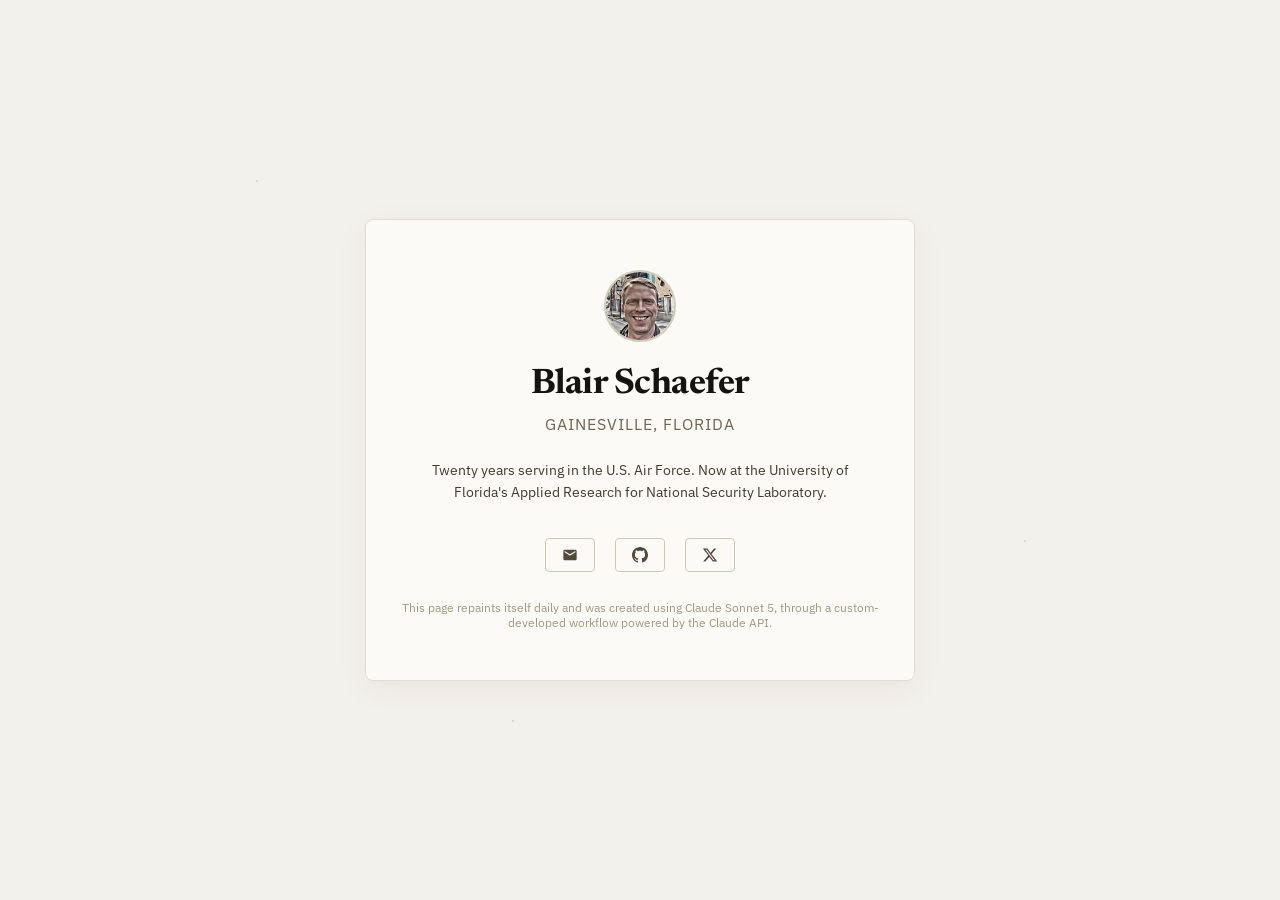
<file: index.html>
<!DOCTYPE html>
<html lang="en">
<head>
    <meta charset="UTF-8">
    <meta name="viewport" content="width=device-width, initial-scale=1.0">
    <title>schaefer.io</title>
    <meta name="description" content="schaefer.io">
    <link rel="stylesheet" href="theme.css">
    <link rel="icon" href="favicon.svg" type="image/svg+xml">

    <!-- Fixed display face for the name only — not part of the daily font rotation. -->
    <link rel="stylesheet" href="https://fonts.googleapis.com/css2?family=Newsreader:opsz,wght@6..72,600;6..72,700&display=swap">
    <style>
        * {
            margin: 0;
            padding: 0;
            box-sizing: border-box;
        }

        body {
            font-family: var(--font-body);
            background: var(--color-page-bg);
            min-height: 100vh;
            display: flex;
            align-items: center;
            justify-content: center;
            padding: 20px;
            color: var(--color-text);
        }

        .container {
            background: var(--color-card-bg);
            border-radius: 8px;
            padding: 50px 35px;
            max-width: 550px;
            width: 100%;
            text-align: center;
            box-shadow: 0 8px 32px var(--color-card-shadow);
            border: 1px solid var(--color-card-border);
            animation: fadeInUp 0.8s ease-out;
        }

        @keyframes fadeInUp {
            from {
                opacity: 0;
                transform: translateY(30px);
            }
            to {
                opacity: 1;
                transform: translateY(0);
            }
        }

        .avatar {
            width: 72px;
            height: 72px;
            border-radius: 50%;
            background: var(--color-avatar-bg);
            margin: 0 auto 25px;
            display: flex;
            align-items: center;
            justify-content: center;
            transition: all 0.2s ease;
            border: 2px solid var(--color-avatar-border);
            overflow: hidden;
            position: relative;
        }

        .avatar:hover {
            background: var(--color-avatar-bg-hover);
            border-color: var(--color-avatar-border-hover);
        }

        .avatar img {
            width: 100%;
            height: 100%;
            object-fit: cover;
        }

        .avatar-placeholder {
            font-size: 12px;
            color: var(--color-muted);
            text-align: center;
            padding: 10px;
            line-height: 1.2;
        }

        h1 {
            /* Fixed to Instrument Serif — deliberately not var(--font-heading),
               so the name stays constant while the rest of the type rotates. */
            font-family: 'Newsreader', Georgia, serif;
            font-size: 2.2rem;
            font-weight: 700;
            margin-bottom: 12px;
            color: var(--color-heading);
            letter-spacing: -0.5px;
        }

        .title {
            font-size: 1rem;
            color: var(--color-subtitle);
            margin-bottom: 25px;
            font-weight: 400;
            text-transform: uppercase;
            letter-spacing: 1px;
        }

        .bio {
            font-size: 0.9rem;
            line-height: 1.5;
            color: var(--color-body);
            margin-bottom: 35px;
            max-width: 450px;
            margin-left: auto;
            margin-right: auto;
        }

        .links {
            display: flex;
            justify-content: center;
            gap: 20px;
            flex-wrap: wrap;
        }

        .link {
            display: inline-flex;
            align-items: center;
            gap: 6px;
            padding: 8px 16px;
            background: transparent;
            color: var(--color-link);
            text-decoration: none;
            border-radius: 4px;
            font-weight: 500;
            transition: all 0.2s ease;
            border: 1px solid var(--color-link-border);
            font-size: 0.85rem;
        }

        .link:hover {
            background: var(--color-link-bg-hover);
            color: var(--color-link-hover);
            border-color: var(--color-link-border-hover);
        }

        .icon {
            width: 16px;
            height: 16px;
        }

        .footnote {
            margin-top: 28px;
            font-size: 0.75rem;
            color: var(--color-muted);
        }

        @media (max-width: 768px) {
            .container {
                padding: 35px 25px;
            }

            h1 {
                font-size: 1.8rem;
            }

            .avatar {
                width: 56px;
                height: 56px;
                font-size: 24px;
            }

            .links {
                flex-direction: column;
                align-items: center;
            }

            .link {
                width: 100%;
                max-width: 260px;
                justify-content: center;
            }
        }

        .floating-elements {
            position: fixed;
            top: 0;
            left: 0;
            width: 100%;
            height: 100%;
            pointer-events: none;
            z-index: -1;
        }

        .floating-element {
            position: absolute;
            width: 2px;
            height: 2px;
            background: var(--color-floating);
            border-radius: 1px;
            animation: float 8s ease-in-out infinite;
        }

        .floating-element:nth-child(1) { top: 20%; left: 20%; animation-delay: 0s; }
        .floating-element:nth-child(2) { top: 60%; left: 80%; animation-delay: 3s; }
        .floating-element:nth-child(3) { top: 80%; left: 40%; animation-delay: 6s; }

        @keyframes float {
            0%, 100% { transform: translateY(0px) translateX(0px); opacity: 0.3; }
            50% { transform: translateY(-15px) translateX(5px); opacity: 0.6; }
        }
    </style>
</head>
<body>
    <div class="floating-elements">
        <div class="floating-element"></div>
        <div class="floating-element"></div>
        <div class="floating-element"></div>
    </div>

    <div class="container">
        <div class="avatar">
            <img src="avatar.jpg" alt="Portrait of Blair Schaefer">
        </div>

        <h1>Blair Schaefer</h1>
        <div class="title">Gainesville, Florida</div>

        <p class="bio">
            Twenty years serving in the U.S. Air Force.  Now at the University of Florida's Applied Research for National Security Laboratory.
        </p>

        <div class="links">
<a href="mailto:blair@schaefer.io" class="link">
    <svg class="icon" viewBox="0 0 24 24" fill="currentColor">
        <path d="M20 4H4c-1.1 0-1.99.9-1.99 2L2 18c0 1.1.9 2 2 2h16c1.1 0 2-.9 2-2V6c0-1.1-.9-2-2-2zm0 4l-8 5-8-5V6l8 5 8-5v2z"/>
    </svg>
    
</a>

            <a href="https://github.com/blairschaefer" class="link" target="_blank" rel="noopener">
                <svg class="icon" viewBox="0 0 24 24" fill="currentColor">
                    <path d="M12 0c-6.626 0-12 5.373-12 12 0 5.302 3.438 9.8 8.207 11.387.599.111.793-.261.793-.577v-2.234c-3.338.726-4.033-1.416-4.033-1.416-.546-1.387-1.333-1.756-1.333-1.756-1.089-.745.083-.729.083-.729 1.205.084 1.839 1.237 1.839 1.237 1.07 1.834 2.807 1.304 3.492.997.107-.775.418-1.305.762-1.604-2.665-.305-5.467-1.334-5.467-5.931 0-1.311.469-2.381 1.236-3.221-.124-.303-.535-1.524.117-3.176 0 0 1.008-.322 3.301 1.23.957-.266 1.983-.399 3.003-.404 1.02.005 2.047.138 3.006.404 2.291-1.552 3.297-1.23 3.297-1.23.653 1.653.242 2.874.118 3.176.77.84 1.235 1.911 1.235 3.221 0 4.609-2.807 5.624-5.479 5.921.43.372.823 1.102.823 2.222v3.293c0 .319.192.694.801.576 4.765-1.589 8.199-6.086 8.199-11.386 0-6.627-5.373-12-12-12z"/>
                </svg>
                
            </a>
            
            <a href="https://x.com/blairschaefer" class="link" target="_blank" rel="noopener">
                <svg class="icon" viewBox="0 0 24 24" fill="currentColor">
                    <path d="M18.244 2.25h3.308l-7.227 8.26 8.502 11.24H16.17l-5.214-6.817L4.99 21.75H1.68l7.73-8.835L1.254 2.25H8.08l4.713 6.231zm-1.161 17.52h1.833L7.084 4.126H5.117z"/>
                </svg>
                
            </a>
        </div>

        <p class="footnote">This page repaints itself daily and was created using Claude Sonnet 5, through a custom-developed workflow powered by the Claude API.</p>
    </div>
</body>
</html>
</file>
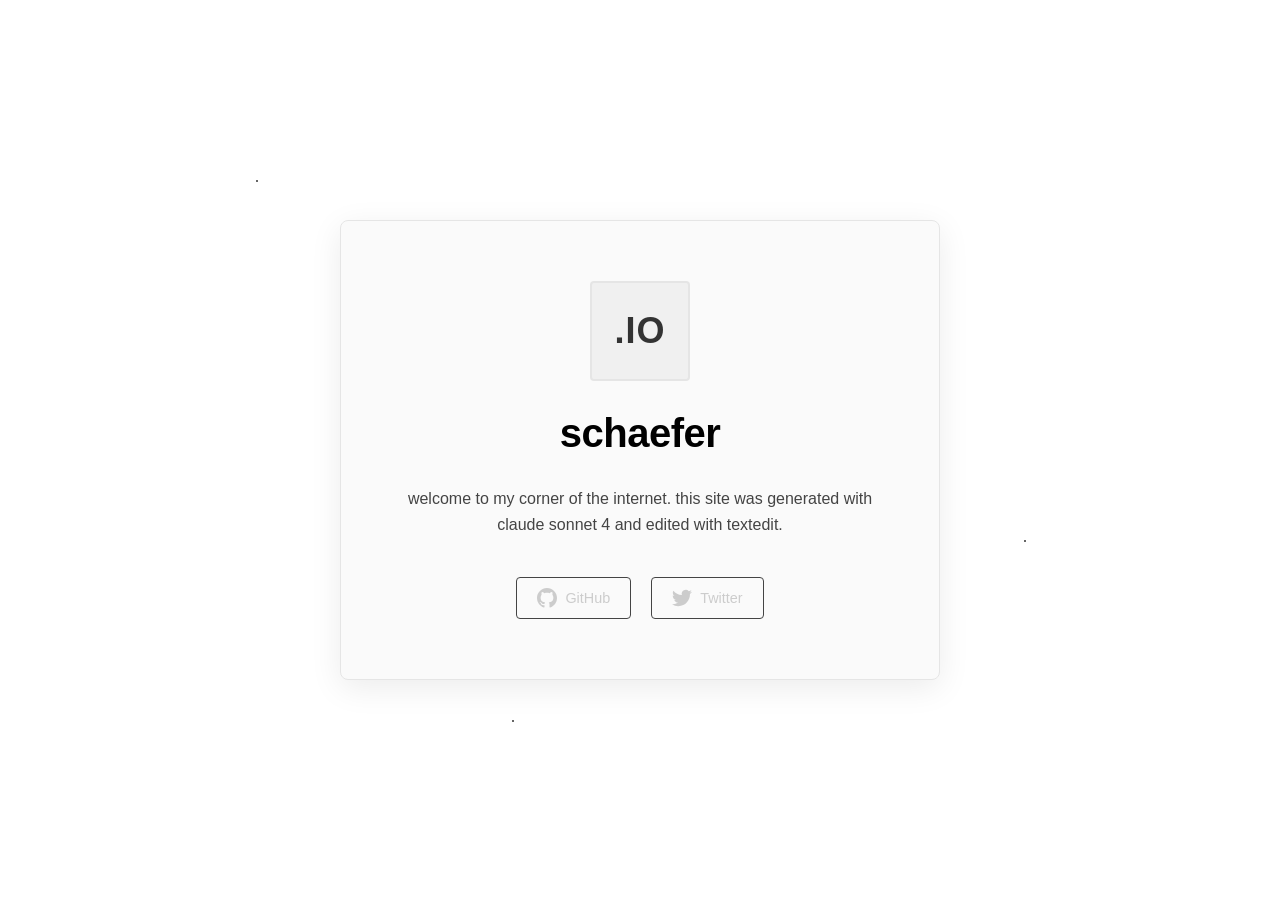
<file: schaefer_website.html>
<!DOCTYPE html>
<html lang="en">
<head>
    <meta charset="UTF-8">
    <meta name="viewport" content="width=device-width, initial-scale=1.0">
    <title>Schaefer</title>
    <style>
        * {
            margin: 0;
            padding: 0;
            box-sizing: border-box;
        }

        body {
            font-family: 'Inter', -apple-system, BlinkMacSystemFont, 'Segoe UI', Roboto, sans-serif;
            background: #ffffff;
            min-height: 100vh;
            display: flex;
            align-items: center;
            justify-content: center;
            padding: 20px;
            color: #1a1a1a;
        }

        .container {
            background: #fafafa;
            border-radius: 8px;
            padding: 60px 40px;
            max-width: 600px;
            width: 100%;
            text-align: center;
            box-shadow: 0 8px 32px rgba(0, 0, 0, 0.08);
            border: 1px solid #e5e5e5;
            animation: fadeInUp 0.8s ease-out;
        }

        @keyframes fadeInUp {
            from {
                opacity: 0;
                transform: translateY(30px);
            }
            to {
                opacity: 1;
                transform: translateY(0);
            }
        }

        .avatar {
            width: 100px;
            height: 100px;
            border-radius: 4px;
            background: #f0f0f0;
            margin: 0 auto 30px;
            display: flex;
            align-items: center;
            justify-content: center;
            font-size: 36px;
            font-weight: 600;
            color: #333;
            text-transform: uppercase;
            letter-spacing: 1px;
            transition: all 0.2s ease;
            border: 2px solid #e5e5e5;
        }

        .avatar:hover {
            background: #e8e8e8;
            border-color: #d0d0d0;
        }

        h1 {
            font-size: 2.5rem;
            font-weight: 700;
            margin-bottom: 15px;
            color: #000000;
            letter-spacing: -0.5px;
        }

        .title {
            font-size: 1.1rem;
            color: #666;
            margin-bottom: 30px;
            font-weight: 400;
            text-transform: uppercase;
            letter-spacing: 1px;
        }

        .bio {
            font-size: 1rem;
            line-height: 1.6;
            color: #444;
            margin-bottom: 40px;
            max-width: 500px;
            margin-left: auto;
            margin-right: auto;
        }

        .links {
            display: flex;
            justify-content: center;
            gap: 20px;
            flex-wrap: wrap;
        }

        .link {
            display: inline-flex;
            align-items: center;
            gap: 8px;
            padding: 10px 20px;
            background: transparent;
            color: #ccc;
            text-decoration: none;
            border-radius: 4px;
            font-weight: 500;
            transition: all 0.2s ease;
            border: 1px solid #444;
            font-size: 0.9rem;
        }

        .link:hover {
            background: #333;
            color: #ffffff;
            border-color: #555;
        }

        .icon {
            width: 20px;
            height: 20px;
        }

        @media (max-width: 768px) {
            .container {
                padding: 40px 30px;
            }

            h1 {
                font-size: 2rem;
            }

            .avatar {
                width: 80px;
                height: 80px;
                font-size: 28px;
            }

            .links {
                flex-direction: column;
                align-items: center;
            }

            .link {
                width: 100%;
                max-width: 280px;
                justify-content: center;
            }
        }

        .floating-elements {
            position: fixed;
            top: 0;
            left: 0;
            width: 100%;
            height: 100%;
            pointer-events: none;
            z-index: -1;
        }

        .floating-element {
            position: absolute;
            width: 2px;
            height: 2px;
            background: #333;
            border-radius: 1px;
            animation: float 8s ease-in-out infinite;
        }

        .floating-element:nth-child(1) { top: 20%; left: 20%; animation-delay: 0s; }
        .floating-element:nth-child(2) { top: 60%; left: 80%; animation-delay: 3s; }
        .floating-element:nth-child(3) { top: 80%; left: 40%; animation-delay: 6s; }

        @keyframes float {
            0%, 100% { transform: translateY(0px) translateX(0px); opacity: 0.3; }
            50% { transform: translateY(-15px) translateX(5px); opacity: 0.6; }
        }
    </style>
</head>
<body>
    <div class="floating-elements">
        <div class="floating-element"></div>
        <div class="floating-element"></div>
        <div class="floating-element"></div>
    </div>

    <div class="container">
        <div class="avatar">.io</div>
        
        <h1>schaefer</h1>
        <div class="title"></div>
        
        <p class="bio">
            welcome to my corner of the internet.  this site was generated with claude sonnet 4 and edited with textedit.
        </p>
        
        <div class="links">
         
            
            <a href="https://github.com/blairschaefer" class="link" target="_blank" rel="noopener">
                <svg class="icon" viewBox="0 0 24 24" fill="currentColor">
                    <path d="M12 0c-6.626 0-12 5.373-12 12 0 5.302 3.438 9.8 8.207 11.387.599.111.793-.261.793-.577v-2.234c-3.338.726-4.033-1.416-4.033-1.416-.546-1.387-1.333-1.756-1.333-1.756-1.089-.745.083-.729.083-.729 1.205.084 1.839 1.237 1.839 1.237 1.07 1.834 2.807 1.304 3.492.997.107-.775.418-1.305.762-1.604-2.665-.305-5.467-1.334-5.467-5.931 0-1.311.469-2.381 1.236-3.221-.124-.303-.535-1.524.117-3.176 0 0 1.008-.322 3.301 1.23.957-.266 1.983-.399 3.003-.404 1.02.005 2.047.138 3.006.404 2.291-1.552 3.297-1.23 3.297-1.23.653 1.653.242 2.874.118 3.176.77.84 1.235 1.911 1.235 3.221 0 4.609-2.807 5.624-5.479 5.921.43.372.823 1.102.823 2.222v3.293c0 .319.192.694.801.576 4.765-1.589 8.199-6.086 8.199-11.386 0-6.627-5.373-12-12-12z"/>
                </svg>
                GitHub
            </a>
            
            <a href="https://twitter.com/blairschaefer" class="link" target="_blank" rel="noopener">
                <svg class="icon" viewBox="0 0 24 24" fill="currentColor">
                    <path d="M23.953 4.57a10 10 0 01-2.825.775 4.958 4.958 0 002.163-2.723c-.951.555-2.005.959-3.127 1.184a4.92 4.92 0 00-8.384 4.482C7.69 8.095 4.067 6.13 1.64 3.162a4.822 4.822 0 00-.666 2.475c0 1.71.87 3.213 2.188 4.096a4.904 4.904 0 01-2.228-.616v.06a4.923 4.923 0 003.946 4.827 4.996 4.996 0 01-2.212.085 4.936 4.936 0 004.604 3.417 9.867 9.867 0 01-6.102 2.105c-.39 0-.779-.023-1.17-.067a13.995 13.995 0 007.557 2.209c9.053 0 13.998-7.496 13.998-13.985 0-.21 0-.42-.015-.63A9.935 9.935 0 0024 4.59z"/>
                </svg>
                Twitter
            </a>
        </div>
    </div>
</body>
</html>
</file>
<file: theme.css>
/*
 * theme.css — auto-rotated daily by .github/workflows/daily-theme.yml
 * Theme: "linen" + "ibm-plex"
 * Last updated: 2026-11-27 UTC
 *
 * This file is overwritten by the automated daily theme rotation.
 * To change which themes are eligible, edit theme.json (not this file).
 */

@import url('https://fonts.googleapis.com/css2?family=IBM+Plex+Sans:wght@400;500;700&display=swap');

:root {
    /* Typography */
    --font-heading: 'IBM Plex Sans', system-ui, sans-serif;
    --font-body: 'IBM Plex Sans', system-ui, sans-serif;

    /* Page */
    --color-page-bg: #f3f1ec;
    --color-text: #26241f;

    /* Card */
    --color-card-bg: #fbfaf6;
    --color-card-border: #e0dcd2;
    --color-card-shadow: rgba(60, 50, 30, 0.06);

    /* Avatar */
    --color-avatar-bg: #ebe7dd;
    --color-avatar-bg-hover: #dfdac9;
    --color-avatar-border: #d2ccba;
    --color-avatar-border-hover: #b3a98d;

    /* Text hierarchy */
    --color-heading: #161410;
    --color-subtitle: #6e6655;
    --color-body: #403b30;
    --color-muted: #a1987f;

    /* Links */
    --color-link: #52493b;
    --color-link-hover: #161410;
    --color-link-border: #cfc7b2;
    --color-link-border-hover: #a89c7d;
    --color-link-bg-hover: #ebe7dd;

    /* Decorative */
    --color-floating: #d2ccba;
}
</file>
